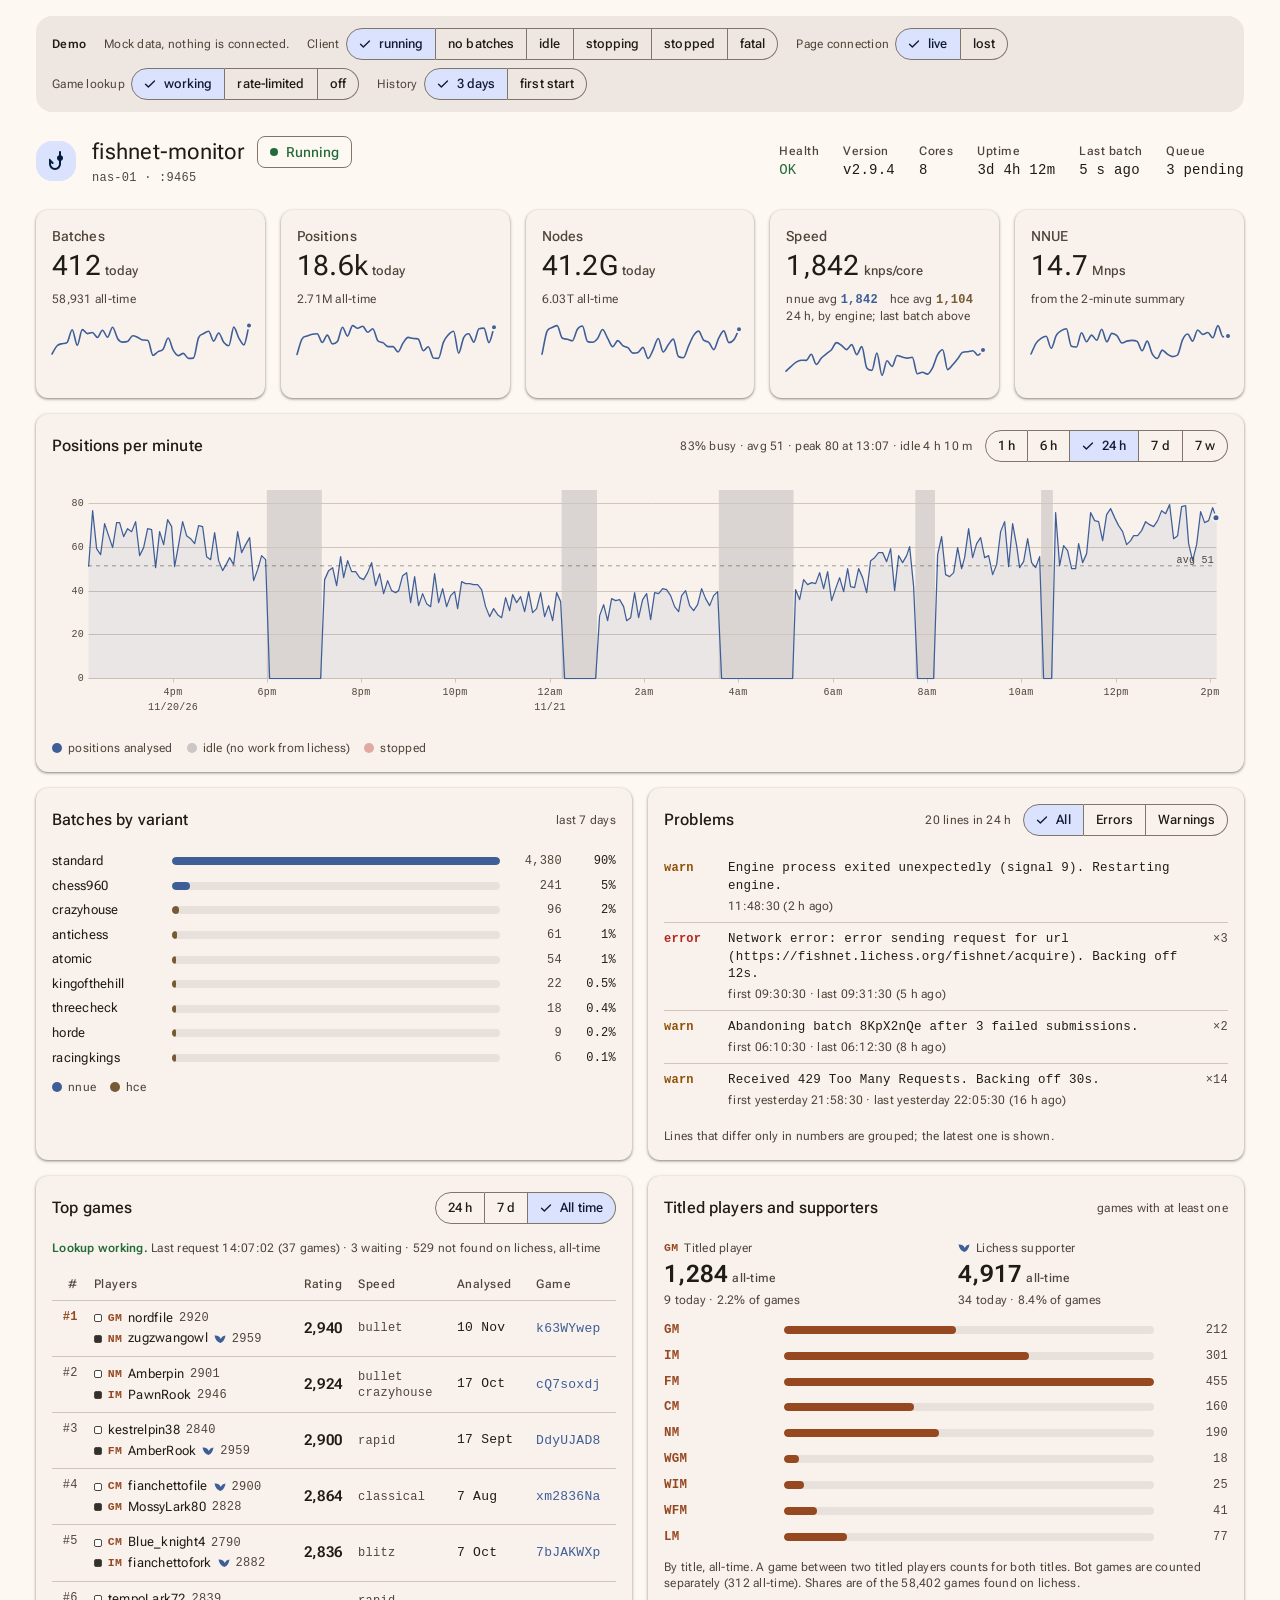
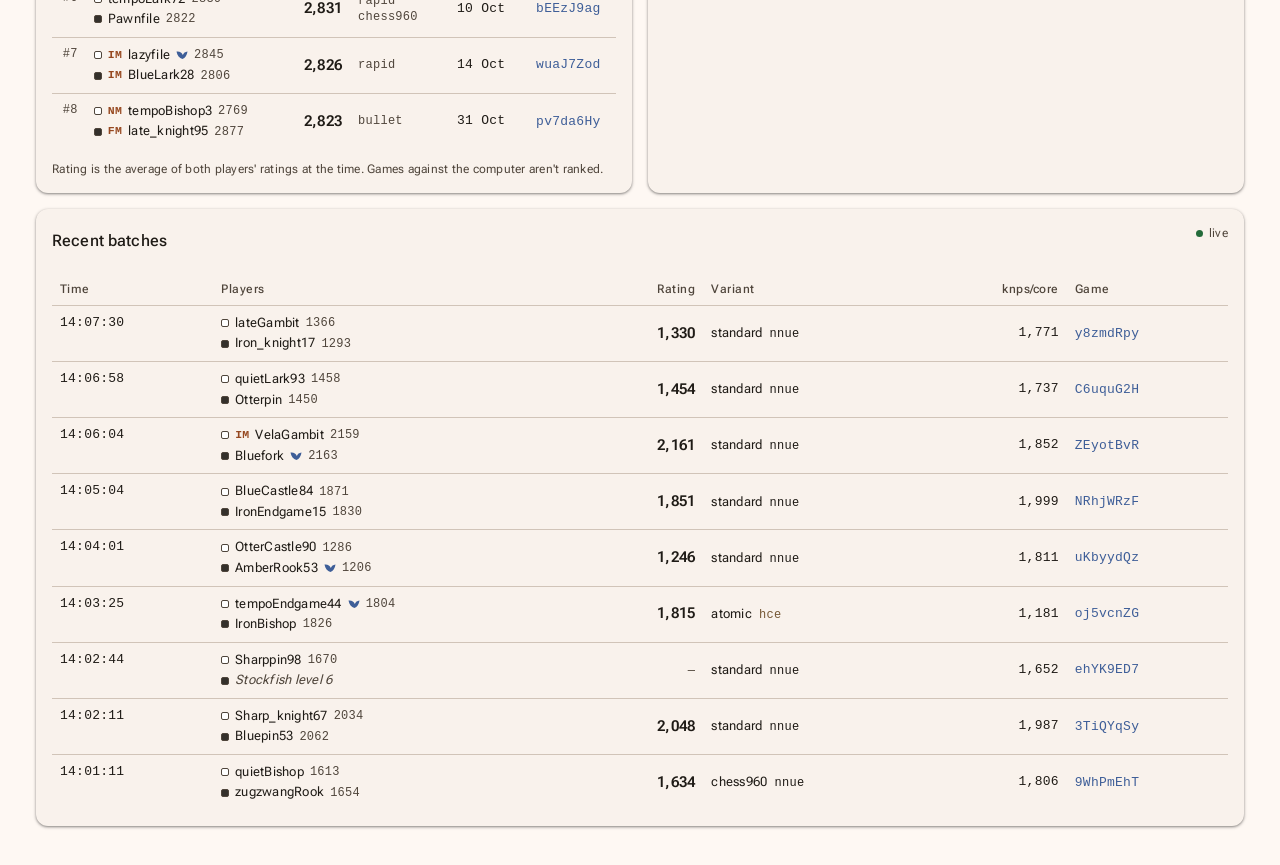
<file: demo/index.html>
<!doctype html>
<html lang="en">
<head>
  <meta charset="utf-8">
  <meta name="viewport" content="width=device-width, initial-scale=1, viewport-fit=cover">
  <title>fishnet-monitor demo</title>
  <!-- The real dashboard (frontend/) with mock data instead of the API.
       ES modules don't load from file://, so serve the repo root: `demo-ui`. -->
  <link rel="icon" href="../frontend/favicon.svg" type="image/svg+xml">
  <link rel="stylesheet" href="../frontend/styles.css">
  <link rel="preload" href="../frontend/vendor/roboto-flex-latin-wght.woff2" as="font" type="font/woff2" crossorigin>
  <script type="importmap">
    {
      "imports": {
        "preact": "../frontend/vendor/preact.mjs",
        "preact/hooks": "../frontend/vendor/preact-hooks.mjs",
        "htm": "../frontend/vendor/htm.mjs",
        "@preact/signals-core": "../frontend/vendor/signals-core.mjs",
        "@preact/signals": "../frontend/vendor/signals.mjs",
        "uplot": "../frontend/vendor/uplot.mjs",
        "clsx": "../frontend/vendor/clsx.mjs",
        "tailwind-merge": "../frontend/vendor/tailwind-merge.mjs",
        "class-variance-authority": "../frontend/vendor/cva.mjs"
      }
    }
  </script>
</head>
<body>
  <div id="app"></div>
  <script type="module">
    import { render } from "preact";
    import { html } from "../frontend/src/html.js";
    import { App } from "../frontend/src/app.js";
    import { DemoControls } from "./controls.js";
    import { start } from "./mock.js";

    start();
    render(html`<${App} top=${html`<${DemoControls} />`} />`, document.getElementById("app"));
  </script>
</body>
</html>
</file>
<file: frontend/styles.css>
/*! tailwindcss v4.3.3 | MIT License | https://tailwindcss.com */
@layer properties{@supports (((-webkit-hyphens:none)) and (not (margin-trim:inline))) or ((-moz-orient:inline) and (not (color:rgb(from red r g b)))){*,:before,:after,::backdrop{--tw-translate-x:0;--tw-translate-y:0;--tw-translate-z:0;--tw-rotate-x:initial;--tw-rotate-y:initial;--tw-rotate-z:initial;--tw-skew-x:initial;--tw-skew-y:initial;--tw-pan-x:initial;--tw-pan-y:initial;--tw-pinch-zoom:initial;--tw-divide-y-reverse:0;--tw-border-style:solid;--tw-leading:initial;--tw-font-weight:initial;--tw-tracking:initial;--tw-ordinal:initial;--tw-slashed-zero:initial;--tw-numeric-figure:initial;--tw-numeric-spacing:initial;--tw-numeric-fraction:initial;--tw-shadow:0 0 #0000;--tw-shadow-color:initial;--tw-shadow-alpha:100%;--tw-inset-shadow:0 0 #0000;--tw-inset-shadow-color:initial;--tw-inset-shadow-alpha:100%;--tw-ring-color:initial;--tw-ring-shadow:0 0 #0000;--tw-inset-ring-color:initial;--tw-inset-ring-shadow:0 0 #0000;--tw-ring-inset:initial;--tw-ring-offset-width:0px;--tw-ring-offset-color:#fff;--tw-ring-offset-shadow:0 0 #0000;--tw-outline-style:solid;--tw-blur:initial;--tw-brightness:initial;--tw-contrast:initial;--tw-grayscale:initial;--tw-hue-rotate:initial;--tw-invert:initial;--tw-opacity:initial;--tw-saturate:initial;--tw-sepia:initial;--tw-drop-shadow:initial;--tw-drop-shadow-color:initial;--tw-drop-shadow-alpha:100%;--tw-drop-shadow-size:initial;--tw-duration:initial;--tw-ease:initial;--tw-content:""}}}@layer theme{:root,:host{--font-sans:"Roboto Flex", Roboto, system-ui, -apple-system, "Segoe UI", sans-serif;--font-mono:"Roboto Mono", ui-monospace, "SFMono-Regular", "Cascadia Mono", Menlo, Consolas, monospace;--spacing:.25rem;--container-sm:24rem;--text-xs:.75rem;--text-xs--line-height:calc(1 / .75);--text-sm:.875rem;--text-sm--line-height:calc(1.25 / .875);--text-base:1rem;--text-base--line-height:calc(1.5 / 1);--text-lg:1.125rem;--text-lg--line-height:calc(1.75 / 1.125);--text-2xl:1.5rem;--text-2xl--line-height:calc(2 / 1.5);--font-weight-normal:400;--font-weight-medium:500;--font-weight-semibold:600;--tracking-tight:-.025em;--tracking-normal:0em;--leading-relaxed:1.625;--radius-sm:8px;--radius-md:12px;--radius-lg:16px;--animate-pulse:pulse 2s cubic-bezier(.4, 0, .6, 1) infinite;--default-transition-duration:.15s;--default-transition-timing-function:cubic-bezier(.4, 0, .2, 1);--default-font-family:var(--font-sans);--default-mono-font-family:var(--font-mono);--ease-standard:cubic-bezier(.2, 0, 0, 1);--animate-flash:flash 1.6s cubic-bezier(.2, 0, 0, 1)}}@layer base{*,:after,:before,::backdrop{box-sizing:border-box;border:0 solid;margin:0;padding:0}::file-selector-button{box-sizing:border-box;border:0 solid;margin:0;padding:0}html,:host{-webkit-text-size-adjust:100%;tab-size:4;line-height:1.5;font-family:var(--default-font-family,-apple-system, BlinkMacSystemFont, "Segoe UI", Roboto, "Helvetica Neue", "Noto Sans", Arial, sans-serif, "Apple Color Emoji", "Segoe UI Emoji", "Segoe UI Symbol", "Noto Color Emoji");font-feature-settings:var(--default-font-feature-settings,normal);font-variation-settings:var(--default-font-variation-settings,normal);-webkit-tap-highlight-color:transparent}hr{height:0;color:inherit;border-top-width:1px}abbr:where([title]){-webkit-text-decoration:underline dotted;text-decoration:underline dotted}h1,h2,h3,h4,h5,h6{font-size:inherit;font-weight:inherit}a{color:inherit;-webkit-text-decoration:inherit;-webkit-text-decoration:inherit;-webkit-text-decoration:inherit;text-decoration:inherit}b,strong{font-weight:bolder}code,kbd,samp,pre{font-family:var(--default-mono-font-family,ui-monospace, SFMono-Regular, Menlo, Monaco, Consolas, "Liberation Mono", "Courier New", monospace);font-feature-settings:var(--default-mono-font-feature-settings,normal);font-variation-settings:var(--default-mono-font-variation-settings,normal);font-size:1em}small{font-size:80%}sub,sup{vertical-align:baseline;font-size:75%;line-height:0;position:relative}sub{bottom:-.25em}sup{top:-.5em}table{text-indent:0;border-color:inherit;border-collapse:collapse}:-moz-focusring:where(:not(iframe)){outline:auto}progress{vertical-align:baseline}summary{display:list-item}ol,ul,menu{list-style:none}img,svg,video,canvas,audio,iframe,embed,object{vertical-align:middle;display:block}img,video{max-width:100%;height:auto}button,input,select,optgroup,textarea{font:inherit;font-feature-settings:inherit;font-variation-settings:inherit;letter-spacing:inherit;color:inherit;opacity:1;background-color:#0000;border-radius:0}::file-selector-button{font:inherit;font-feature-settings:inherit;font-variation-settings:inherit;letter-spacing:inherit;color:inherit;opacity:1;background-color:#0000;border-radius:0}:where(select:is([multiple],[size])) optgroup{font-weight:bolder}:where(select:is([multiple],[size])) optgroup option{padding-inline-start:20px}::file-selector-button{margin-inline-end:4px}::placeholder{opacity:1}@supports (not ((-webkit-appearance:-apple-pay-button))) or (contain-intrinsic-size:1px){::placeholder{color:currentColor}@supports (color:color-mix(in lab, red, red)){::placeholder{color:color-mix(in oklab, currentcolor 50%, transparent)}}}textarea{resize:vertical}::-webkit-search-decoration{-webkit-appearance:none}::-webkit-date-and-time-value{min-height:1lh;text-align:inherit}::-webkit-datetime-edit{display:inline-flex}::-webkit-datetime-edit-fields-wrapper{padding:0}::-webkit-datetime-edit{padding-block:0}::-webkit-datetime-edit-year-field{padding-block:0}::-webkit-datetime-edit-month-field{padding-block:0}::-webkit-datetime-edit-day-field{padding-block:0}::-webkit-datetime-edit-hour-field{padding-block:0}::-webkit-datetime-edit-minute-field{padding-block:0}::-webkit-datetime-edit-second-field{padding-block:0}::-webkit-datetime-edit-millisecond-field{padding-block:0}::-webkit-datetime-edit-meridiem-field{padding-block:0}::-webkit-calendar-picker-indicator{line-height:1}:-moz-ui-invalid{box-shadow:none}button,input:where([type=button],[type=reset],[type=submit]){appearance:button}::file-selector-button{appearance:button}::-webkit-inner-spin-button{height:auto}::-webkit-outer-spin-button{height:auto}[hidden]:where(:not([hidden=until-found])){display:none!important}.uplot,.uplot *,.uplot :before,.uplot :after{box-sizing:border-box}.uplot{width:min-content;font-family:system-ui,-apple-system,Segoe UI,Roboto,Helvetica Neue,Arial,Noto Sans,sans-serif,Apple Color Emoji,Segoe UI Emoji,Segoe UI Symbol,Noto Color Emoji;line-height:1.5}.u-title{text-align:center;font-size:18px;font-weight:700}.u-wrap{-webkit-user-select:none;user-select:none;position:relative}.u-over,.u-under{position:absolute}.u-under{overflow:hidden}.uplot canvas{width:100%;height:100%;display:block;position:relative}.u-axis{position:absolute}.u-legend{text-align:center;margin:auto;font-size:14px}.u-inline{display:block}.u-inline *{display:inline-block}.u-inline tr{margin-right:16px}.u-legend th{font-weight:600}.u-legend th>*{vertical-align:middle;display:inline-block}.u-legend .u-marker{width:1em;height:1em;margin-right:4px;background-clip:padding-box!important}.u-inline.u-live th:after{content:":";vertical-align:middle}.u-inline:not(.u-live) .u-value{display:none}.u-series>*{padding:4px}.u-series th{cursor:pointer}.u-legend .u-off>*{opacity:.3}.u-select{pointer-events:none;background:#00000012;position:absolute}.u-cursor-x,.u-cursor-y{pointer-events:none;will-change:transform;position:absolute;top:0;left:0}.u-hz .u-cursor-x,.u-vt .u-cursor-y{border-right:1px dashed #607d8b;height:100%}.u-hz .u-cursor-y,.u-vt .u-cursor-x{border-bottom:1px dashed #607d8b;width:100%}.u-cursor-pt{pointer-events:none;will-change:transform;border:0 solid;border-radius:50%;position:absolute;top:0;left:0;background-clip:padding-box!important}.u-axis.u-off,.u-select.u-off,.u-cursor-x.u-off,.u-cursor-y.u-off,.u-cursor-pt.u-off{display:none}*{border-color:var(--border);outline-color:var(--ring)}@supports (color:color-mix(in lab, red, red)){*{outline-color:color-mix(in oklab, var(--ring) 50%, transparent)}}body{background-color:var(--background);font-family:var(--font-sans);font-size:var(--text-sm);line-height:var(--tw-leading,var(--text-sm--line-height));--tw-tracking:.01786em;letter-spacing:.01786em;color:var(--foreground)}}@layer components;@layer utilities{.\@container\/card-header{container:card-header/inline-size}.pointer-events-none{pointer-events:none}.visible{visibility:visible}.absolute{position:absolute}.relative{position:relative}.top-0{top:0}.top-1{top:var(--spacing)}.isolate{isolation:isolate}.z-10{z-index:10}.col-start-2{grid-column-start:2}.col-end-\[-1\]{grid-column-end:-1}.row-span-2{grid-row:span 2/span 2}.row-start-1{grid-row-start:1}.container{width:100%}@media (min-width:40rem){.container{max-width:40rem}}@media (min-width:48rem){.container{max-width:48rem}}@media (min-width:64rem){.container{max-width:64rem}}@media (min-width:80rem){.container{max-width:80rem}}@media (min-width:96rem){.container{max-width:96rem}}.-mx-1{margin-inline:calc(var(--spacing) * -1)}.mx-auto{margin-inline:auto}.mt-2{margin-top:calc(var(--spacing) * 2)}.mr-auto{margin-right:auto}.-ml-0\.5{margin-left:calc(var(--spacing) * -.5)}.ml-1{margin-left:var(--spacing)}.line-clamp-1{-webkit-line-clamp:1;-webkit-box-orient:vertical;display:-webkit-box;overflow:hidden}.block{display:block}.flex{display:flex}.grid{display:grid}.hidden{display:none}.inline-flex{display:inline-flex}.table{display:table}.table-cell{display:table-cell}.table-row{display:table-row}.size-2{width:calc(var(--spacing) * 2);height:calc(var(--spacing) * 2)}.size-2\.5{width:calc(var(--spacing) * 2.5);height:calc(var(--spacing) * 2.5)}.size-4{width:calc(var(--spacing) * 4);height:calc(var(--spacing) * 4)}.size-6{width:calc(var(--spacing) * 6);height:calc(var(--spacing) * 6)}.size-10{width:calc(var(--spacing) * 10);height:calc(var(--spacing) * 10)}.size-\[7px\]{width:7px;height:7px}.h-1{height:var(--spacing)}.h-2{height:calc(var(--spacing) * 2)}.h-2\.5{height:calc(var(--spacing) * 2.5)}.h-6{height:calc(var(--spacing) * 6)}.h-8{height:calc(var(--spacing) * 8)}.h-10{height:calc(var(--spacing) * 10)}.h-12{height:calc(var(--spacing) * 12)}.h-14{height:calc(var(--spacing) * 14)}.h-auto{height:auto}.h-full{height:100%}.min-h-5{min-height:calc(var(--spacing) * 5)}.min-h-8{min-height:calc(var(--spacing) * 8)}.min-h-\[210px\]{min-height:210px}.w-3{width:calc(var(--spacing) * 3)}.w-fit{width:fit-content}.w-full{width:100%}.max-w-\[440px\]{max-width:440px}.max-w-\[1240px\]{max-width:1240px}.max-w-prose{max-width:65ch}.max-w-sm{max-width:var(--container-sm)}.min-w-0{min-width:0}.min-w-1{min-width:var(--spacing)}.min-w-10{min-width:calc(var(--spacing) * 10)}.min-w-12{min-width:calc(var(--spacing) * 12)}.min-w-14{min-width:calc(var(--spacing) * 14)}.flex-1{flex:1}.flex-none{flex:none}.shrink-0{flex-shrink:0}.caption-bottom{caption-side:bottom}.-translate-x-1\/2{--tw-translate-x:calc(calc(1 / 2 * 100%) * -1);translate:var(--tw-translate-x) var(--tw-translate-y)}.-translate-y-\[calc\(100\%\+6px\)\]{--tw-translate-y:calc(calc(100% + 6px) * -1);translate:var(--tw-translate-x) var(--tw-translate-y)}.transform{transform:var(--tw-rotate-x,) var(--tw-rotate-y,) var(--tw-rotate-z,) var(--tw-skew-x,) var(--tw-skew-y,)}.cursor-crosshair{cursor:crosshair}.touch-pan-y{--tw-pan-y:pan-y;touch-action:var(--tw-pan-x,) var(--tw-pan-y,) var(--tw-pinch-zoom,)}.auto-rows-min{grid-auto-rows:min-content}.grid-cols-1{grid-template-columns:repeat(1,minmax(0,1fr))}.grid-cols-2{grid-template-columns:repeat(2,minmax(0,1fr))}.grid-cols-\[0_1fr\]{grid-template-columns:0 1fr}.grid-cols-\[3\.25rem_minmax\(0\,1fr\)_auto\]{grid-template-columns:3.25rem minmax(0,1fr) auto}.grid-cols-\[110px_minmax\(0\,1fr\)_52px_44px\]{grid-template-columns:110px minmax(0,1fr) 52px 44px}.grid-cols-\[110px_minmax\(0\,1fr\)_64px\]{grid-template-columns:110px minmax(0,1fr) 64px}.grid-cols-\[minmax\(0\,1fr\)\]{grid-template-columns:minmax(0,1fr)}.grid-rows-\[auto_auto\]{grid-template-rows:auto auto}.flex-col{flex-direction:column}.flex-wrap{flex-wrap:wrap}.place-items-center{place-items:center}.content-start{align-content:flex-start}.items-baseline{align-items:baseline}.items-center{align-items:center}.items-start{align-items:flex-start}.justify-between{justify-content:space-between}.justify-center{justify-content:center}.justify-items-start{justify-items:start}.gap-0\.5{gap:calc(var(--spacing) * .5)}.gap-1{gap:var(--spacing)}.gap-1\.5{gap:calc(var(--spacing) * 1.5)}.gap-2{gap:calc(var(--spacing) * 2)}.gap-2\.5{gap:calc(var(--spacing) * 2.5)}.gap-3{gap:calc(var(--spacing) * 3)}.gap-4{gap:calc(var(--spacing) * 4)}.gap-6{gap:calc(var(--spacing) * 6)}.gap-px{gap:1px}.gap-x-3{column-gap:calc(var(--spacing) * 3)}.gap-x-3\.5{column-gap:calc(var(--spacing) * 3.5)}.gap-x-4\.5{column-gap:calc(var(--spacing) * 4.5)}.gap-x-6{column-gap:calc(var(--spacing) * 6)}.gap-x-8{column-gap:calc(var(--spacing) * 8)}.gap-y-0\.5{row-gap:calc(var(--spacing) * .5)}.gap-y-1{row-gap:var(--spacing)}.gap-y-1\.5{row-gap:calc(var(--spacing) * 1.5)}.gap-y-2{row-gap:calc(var(--spacing) * 2)}.gap-y-3{row-gap:calc(var(--spacing) * 3)}.gap-y-4{row-gap:calc(var(--spacing) * 4)}:where(.divide-y>:not(:last-child)){--tw-divide-y-reverse:0;border-bottom-style:var(--tw-border-style);border-top-style:var(--tw-border-style);border-top-width:calc(1px * var(--tw-divide-y-reverse));border-bottom-width:calc(1px * calc(1 - var(--tw-divide-y-reverse)))}.self-start{align-self:flex-start}.justify-self-end{justify-self:flex-end}.overflow-hidden{overflow:hidden}.overflow-visible{overflow:visible}.overflow-x-auto{overflow-x:auto}.rounded{border-radius:.25rem}.rounded-\[2px\]{border-radius:2px}.rounded-full{border-radius:3.40282e38px}.rounded-lg{border-radius:var(--radius-lg)}.rounded-md{border-radius:var(--radius-md)}.rounded-none{border-radius:0}.rounded-sm{border-radius:var(--radius-sm)}.border{border-style:var(--tw-border-style);border-width:1px}.border-b{border-bottom-style:var(--tw-border-style);border-bottom-width:1px}.border-dashed{--tw-border-style:dashed;border-style:dashed}.border-input{border-color:var(--input)}.border-muted-foreground{border-color:var(--muted-foreground)}.border-transparent{border-color:#0000}.bg-\(--tone\),.bg-\(--tone\)\/20{background-color:var(--tone)}@supports (color:color-mix(in lab, red, red)){.bg-\(--tone\)\/20{background-color:color-mix(in oklab, var(--tone) 20%, transparent)}}.bg-\[color-mix\(in_srgb\,var\(--tone\)_14\%\,var\(--background\)\)\]{background-color:var(--tone)}@supports (color:color-mix(in lab, red, red)){.bg-\[color-mix\(in_srgb\,var\(--tone\)_14\%\,var\(--background\)\)\]{background-color:color-mix(in srgb,var(--tone) 14%,var(--background))}}.bg-background{background-color:var(--background)}.bg-card{background-color:var(--card)}.bg-crit\/35{background-color:var(--crit)}@supports (color:color-mix(in lab, red, red)){.bg-crit\/35{background-color:color-mix(in oklab, var(--crit) 35%, transparent)}}.bg-destructive{background-color:var(--destructive)}.bg-hce{background-color:var(--hce)}.bg-idle\/30{background-color:var(--idle)}@supports (color:color-mix(in lab, red, red)){.bg-idle\/30{background-color:color-mix(in oklab, var(--idle) 30%, transparent)}}.bg-muted{background-color:var(--muted)}.bg-popover{background-color:var(--popover)}.bg-primary{background-color:var(--primary)}.bg-primary-container{background-color:var(--primary-container)}.bg-secondary{background-color:var(--secondary)}.bg-side-b{background-color:var(--side-b)}.bg-side-w{background-color:var(--side-w)}.bg-surface-container-high{background-color:var(--surface-container-high)}.bg-title{background-color:var(--title)}.bg-transparent{background-color:#0000}.stroke-card{stroke:var(--card)}.stroke-muted-foreground{stroke:var(--muted-foreground)}.p-0{padding:0}.p-2{padding:calc(var(--spacing) * 2)}.p-6{padding:calc(var(--spacing) * 6)}.px-2{padding-inline:calc(var(--spacing) * 2)}.px-3{padding-inline:calc(var(--spacing) * 3)}.px-4{padding-inline:calc(var(--spacing) * 4)}.px-6{padding-inline:calc(var(--spacing) * 6)}.px-7{padding-inline:calc(var(--spacing) * 7)}.py-1{padding-block:var(--spacing)}.py-2{padding-block:calc(var(--spacing) * 2)}.py-3{padding-block:calc(var(--spacing) * 3)}.py-4{padding-block:calc(var(--spacing) * 4)}.pt-4{padding-top:calc(var(--spacing) * 4)}.pr-\[max\(16px\,env\(safe-area-inset-right\,0px\)\)\]{padding-right:max(16px, env(safe-area-inset-right,0px))}.pb-10{padding-bottom:calc(var(--spacing) * 10)}.pl-\[max\(16px\,env\(safe-area-inset-left\,0px\)\)\]{padding-left:max(16px, env(safe-area-inset-left,0px))}.text-center{text-align:center}.text-left{text-align:left}.text-right{text-align:right}.align-middle{vertical-align:middle}.align-top{vertical-align:top}.font-mono{font-family:var(--font-mono)}.font-sans{font-family:var(--font-sans)}.text-2xl{font-size:var(--text-2xl);line-height:var(--tw-leading,var(--text-2xl--line-height))}.text-base{font-size:var(--text-base);line-height:var(--tw-leading,var(--text-base--line-height))}.text-lg{font-size:var(--text-lg);line-height:var(--tw-leading,var(--text-lg--line-height))}.text-sm{font-size:var(--text-sm);line-height:var(--tw-leading,var(--text-sm--line-height))}.text-sm\/relaxed{font-size:var(--text-sm);line-height:var(--leading-relaxed)}.text-xs{font-size:var(--text-xs);line-height:var(--tw-leading,var(--text-xs--line-height))}.text-\[11\.5px\]{font-size:11.5px}.text-\[11px\]{font-size:11px}.text-\[12\.5px\]{font-size:12.5px}.text-\[13px\]{font-size:13px}.text-\[15px\]{font-size:15px}.text-\[22px\]{font-size:22px}.text-\[28px\]{font-size:28px}.leading-6{--tw-leading:calc(var(--spacing) * 6);line-height:calc(var(--spacing) * 6)}.leading-7{--tw-leading:calc(var(--spacing) * 7);line-height:calc(var(--spacing) * 7)}.leading-9{--tw-leading:calc(var(--spacing) * 9);line-height:calc(var(--spacing) * 9)}.font-medium{--tw-font-weight:var(--font-weight-medium);font-weight:var(--font-weight-medium)}.font-normal{--tw-font-weight:var(--font-weight-normal);font-weight:var(--font-weight-normal)}.font-semibold{--tw-font-weight:var(--font-weight-semibold);font-weight:var(--font-weight-semibold)}.tracking-\[0\.04em\]{--tw-tracking:.04em;letter-spacing:.04em}.tracking-\[0\.009em\]{--tw-tracking:.009em;letter-spacing:.009em}.tracking-\[0\.00714em\]{--tw-tracking:.00714em;letter-spacing:.00714em}.tracking-normal{--tw-tracking:var(--tracking-normal);letter-spacing:var(--tracking-normal)}.tracking-tight{--tw-tracking:var(--tracking-tight);letter-spacing:var(--tracking-tight)}.text-balance{text-wrap:balance}.wrap-anywhere{overflow-wrap:anywhere}.whitespace-nowrap{white-space:nowrap}.text-\(--sev\){color:var(--sev)}.text-\(--tone\){color:var(--tone)}.text-card-foreground{color:var(--card-foreground)}.text-crit{color:var(--crit)}.text-destructive{color:var(--destructive)}.text-destructive-foreground{color:var(--destructive-foreground)}.text-foreground{color:var(--foreground)}.text-hce{color:var(--hce)}.text-muted-foreground{color:var(--muted-foreground)}.text-ok{color:var(--ok)}.text-popover-foreground{color:var(--popover-foreground)}.text-primary{color:var(--primary)}.text-primary-container-foreground{color:var(--primary-container-foreground)}.text-primary-foreground{color:var(--primary-foreground)}.text-secondary-foreground{color:var(--secondary-foreground)}.text-title{color:var(--title)}.text-warn{color:var(--warn)}.italic{font-style:italic}.tabular-nums{--tw-numeric-spacing:tabular-nums;font-variant-numeric:var(--tw-ordinal,) var(--tw-slashed-zero,) var(--tw-numeric-figure,) var(--tw-numeric-spacing,) var(--tw-numeric-fraction,)}.underline-offset-4{text-underline-offset:4px}.shadow-elevation-1{--tw-shadow:0 1px 2px 0 var(--tw-shadow-color,#0000004d), 0 1px 3px 1px var(--tw-shadow-color,#00000026);box-shadow:var(--tw-inset-shadow), var(--tw-inset-ring-shadow), var(--tw-ring-offset-shadow), var(--tw-ring-shadow), var(--tw-shadow)}.shadow-elevation-2{--tw-shadow:0 1px 2px 0 var(--tw-shadow-color,#0000004d), 0 2px 6px 2px var(--tw-shadow-color,#00000026);box-shadow:var(--tw-inset-shadow), var(--tw-inset-ring-shadow), var(--tw-ring-offset-shadow), var(--tw-ring-shadow), var(--tw-shadow)}.outline{outline-style:var(--tw-outline-style);outline-width:1px}.outline-offset-2{outline-offset:2px}.filter{filter:var(--tw-blur,) var(--tw-brightness,) var(--tw-contrast,) var(--tw-grayscale,) var(--tw-hue-rotate,) var(--tw-invert,) var(--tw-saturate,) var(--tw-sepia,) var(--tw-drop-shadow,)}.transition-colors{transition-property:color,background-color,border-color,outline-color,text-decoration-color,fill,stroke,--tw-gradient-from,--tw-gradient-via,--tw-gradient-to;transition-timing-function:var(--tw-ease,var(--default-transition-timing-function));transition-duration:var(--tw-duration,var(--default-transition-duration))}.transition-shadow{transition-property:box-shadow;transition-timing-function:var(--tw-ease,var(--default-transition-timing-function));transition-duration:var(--tw-duration,var(--default-transition-duration))}.transition-transform{transition-property:transform,translate,scale,rotate;transition-timing-function:var(--tw-ease,var(--default-transition-timing-function));transition-duration:var(--tw-duration,var(--default-transition-duration))}.duration-200{--tw-duration:.2s;transition-duration:.2s}.duration-400{--tw-duration:.4s;transition-duration:.4s}.ease-standard{--tw-ease:var(--ease-standard);transition-timing-function:var(--ease-standard)}.outline-none{--tw-outline-style:none;outline-style:none}.select-none{-webkit-user-select:none;user-select:none}.\[stroke-dasharray\:2_2\]{stroke-dasharray:2 2}:is(.\*\:opacity-55>*){opacity:.55}:is(.\*\:saturate-30>*){--tw-saturate:saturate(30%);filter:var(--tw-blur,) var(--tw-brightness,) var(--tw-contrast,) var(--tw-grayscale,) var(--tw-hue-rotate,) var(--tw-invert,) var(--tw-saturate,) var(--tw-sepia,) var(--tw-drop-shadow,)}.before\:absolute:before{content:var(--tw-content);position:absolute}.before\:inset-0:before{content:var(--tw-content);inset:0}.before\:-z-10:before{content:var(--tw-content);z-index:calc(10 * -1)}.before\:hidden:before{content:var(--tw-content);display:none}.before\:rounded-\[inherit\]:before{content:var(--tw-content);border-radius:inherit}.before\:bg-current:before{content:var(--tw-content);background-color:currentColor}.before\:opacity-0:before{content:var(--tw-content);opacity:0}.before\:transition-opacity:before{content:var(--tw-content);transition-property:opacity;transition-timing-function:var(--tw-ease,var(--default-transition-timing-function));transition-duration:var(--tw-duration,var(--default-transition-duration))}.before\:duration-200:before{content:var(--tw-content);--tw-duration:.2s;transition-duration:.2s}.before\:ease-standard:before{content:var(--tw-content);--tw-ease:var(--ease-standard);transition-timing-function:var(--ease-standard)}.first\:rounded-l-full:first-child{border-top-left-radius:3.40282e38px;border-bottom-left-radius:3.40282e38px}.last\:rounded-r-full:last-child{border-top-right-radius:3.40282e38px;border-bottom-right-radius:3.40282e38px}@media (hover:hover){.hover\:bg-foreground\/8:hover{background-color:var(--foreground)}@supports (color:color-mix(in lab, red, red)){.hover\:bg-foreground\/8:hover{background-color:color-mix(in oklab, var(--foreground) 8%, transparent)}}.hover\:bg-transparent:hover{background-color:#0000}.hover\:underline:hover{text-decoration-line:underline}.hover\:shadow-elevation-1:hover{--tw-shadow:0 1px 2px 0 var(--tw-shadow-color,#0000004d), 0 1px 3px 1px var(--tw-shadow-color,#00000026);box-shadow:var(--tw-inset-shadow), var(--tw-inset-ring-shadow), var(--tw-ring-offset-shadow), var(--tw-ring-shadow), var(--tw-shadow)}.hover\:shadow-elevation-2:hover{--tw-shadow:0 1px 2px 0 var(--tw-shadow-color,#0000004d), 0 2px 6px 2px var(--tw-shadow-color,#00000026);box-shadow:var(--tw-inset-shadow), var(--tw-inset-ring-shadow), var(--tw-ring-offset-shadow), var(--tw-ring-shadow), var(--tw-shadow)}.hover\:before\:opacity-8:hover:before{content:var(--tw-content);opacity:.08}}.focus\:z-10:focus,.focus-visible\:z-10:focus-visible{z-index:10}.focus-visible\:outline-2:focus-visible{outline-style:var(--tw-outline-style);outline-width:2px}.focus-visible\:outline-3:focus-visible{outline-style:var(--tw-outline-style);outline-width:3px}.focus-visible\:-outline-offset-3:focus-visible{outline-offset:calc(3px * -1)}.focus-visible\:outline-offset-2:focus-visible{outline-offset:2px}.focus-visible\:outline-ring:focus-visible{outline-color:var(--ring)}.focus-visible\:before\:opacity-10:focus-visible:before,.active\:before\:opacity-10:active:before{content:var(--tw-content);opacity:.1}.disabled\:pointer-events-none:disabled{pointer-events:none}.disabled\:opacity-38:disabled{opacity:.38}.has-data-\[slot\=card-action\]\:grid-cols-\[1fr_auto\]:has([data-slot=card-action]){grid-template-columns:1fr auto}.has-\[\>svg\]\:grid-cols-\[calc\(var\(--spacing\)\*5\)_1fr\]:has(>svg){grid-template-columns:calc(var(--spacing) * 5) 1fr}.has-\[\>svg\]\:gap-x-3:has(>svg){column-gap:calc(var(--spacing) * 3)}.has-\[\>svg\]\:pl-3:has(>svg){padding-left:calc(var(--spacing) * 3)}.has-\[\>svg\]\:pl-4:has(>svg){padding-left:calc(var(--spacing) * 4)}.has-\[\>svg\]\:pl-5:has(>svg){padding-left:calc(var(--spacing) * 5)}:is(.\*\:data-\[slot\=alert-description\]\:text-destructive\/90>*)[data-slot=alert-description]{color:var(--destructive)}@supports (color:color-mix(in lab, red, red)){:is(.\*\:data-\[slot\=alert-description\]\:text-destructive\/90>*)[data-slot=alert-description]{color:color-mix(in oklab, var(--destructive) 90%, transparent)}}.data-\[state\=on\]\:bg-secondary[data-state=on]{background-color:var(--secondary)}.data-\[state\=on\]\:text-secondary-foreground[data-state=on]{color:var(--secondary-foreground)}.data-\[state\=selected\]\:bg-secondary[data-state=selected]{background-color:var(--secondary)}.data-\[variant\=outline\]\:border-l-0[data-variant=outline]{border-left-style:var(--tw-border-style);border-left-width:0}.data-\[variant\=outline\]\:first\:border-l[data-variant=outline]:first-child{border-left-style:var(--tw-border-style);border-left-width:1px}@media (prefers-reduced-motion:no-preference){.motion-safe\:animate-flash{animation:var(--animate-flash)}.motion-safe\:animate-pulse{animation:var(--animate-pulse)}}@media not all and (min-width:440px){.max-\[440px\]\:grid-cols-1{grid-template-columns:repeat(1,minmax(0,1fr))}.max-\[440px\]\:grid-cols-\[96px_minmax\(0\,1fr\)_44px_40px\]{grid-template-columns:96px minmax(0,1fr) 44px 40px}.max-\[440px\]\:gap-2{gap:calc(var(--spacing) * 2)}}@media not all and (min-width:40rem){.max-sm\:order-1{order:1}.max-sm\:order-2{order:2}.max-sm\:order-3{order:3}.max-sm\:order-4{order:4}.max-sm\:order-5{order:5}.max-sm\:order-6{order:6}.max-sm\:col-span-full{grid-column:1/-1}.max-sm\:block{display:block}.max-sm\:text-left{text-align:left}.max-sm\:text-right{text-align:right}.max-sm\:text-2xl{font-size:var(--text-2xl);line-height:var(--tw-leading,var(--text-2xl--line-height))}.max-sm\:leading-8{--tw-leading:calc(var(--spacing) * 8);line-height:calc(var(--spacing) * 8)}.max-sm\:last\:odd\:col-span-2:last-child:nth-child(odd){grid-column:span 2/span 2}}@media (min-width:860px){.min-\[860px\]\:grid-cols-2{grid-template-columns:repeat(2,minmax(0,1fr))}}@media (min-width:40rem){.sm\:grid-cols-\[repeat\(auto-fit\,minmax\(180px\,1fr\)\)\]{grid-template-columns:repeat(auto-fit,minmax(180px,1fr))}.sm\:gap-4{gap:calc(var(--spacing) * 4)}}@media (min-width:48rem){.md\:p-0{padding:0}.md\:p-12{padding:calc(var(--spacing) * 12)}.md\:py-4{padding-block:calc(var(--spacing) * 4)}}.\[\&_\.u-cursor-x\]\:border-r .u-cursor-x{border-right-style:var(--tw-border-style);border-right-width:1px}.\[\&_\.u-cursor-x\]\:border-solid .u-cursor-x{--tw-border-style:solid;border-style:solid}.\[\&_\.u-cursor-x\]\:border-muted-foreground .u-cursor-x{border-color:var(--muted-foreground)}.\[\&_\.u-select\]\:border-x .u-select{border-inline-style:var(--tw-border-style);border-inline-width:1px}.\[\&_\.u-select\]\:border-dashed .u-select{--tw-border-style:dashed;border-style:dashed}.\[\&_\.u-select\]\:border-primary\/50 .u-select{border-color:var(--primary)}@supports (color:color-mix(in lab, red, red)){.\[\&_\.u-select\]\:border-primary\/50 .u-select{border-color:color-mix(in oklab, var(--primary) 50%, transparent)}}.\[\&_\.u-select\]\:bg-primary\/15 .u-select{background-color:var(--primary)}@supports (color:color-mix(in lab, red, red)){.\[\&_\.u-select\]\:bg-primary\/15 .u-select{background-color:color-mix(in oklab, var(--primary) 15%, transparent)}}.\[\&_b\]\:font-mono b{font-family:var(--font-mono)}.\[\&_b\]\:font-semibold b{--tw-font-weight:var(--font-weight-semibold);font-weight:var(--font-weight-semibold)}.\[\&_b\]\:text-\(--tone\) b{color:var(--tone)}.\[\&_code\]\:font-mono code{font-family:var(--font-mono)}.\[\&_code\]\:text-\[12\.5px\] code{font-size:12.5px}.\[\&_p\]\:leading-relaxed p{--tw-leading:var(--leading-relaxed);line-height:var(--leading-relaxed)}.\[\&_svg\]\:pointer-events-none svg{pointer-events:none}.\[\&_svg\]\:shrink-0 svg{flex-shrink:0}.\[\&_svg\:not\(\[class\*\=\'size-\'\]\)\]\:size-\[18px\] svg:not([class*=size-]){width:18px;height:18px}@media not all and (min-width:40rem){.max-sm\:\[\&_tbody\]\:block tbody,.max-sm\:\[\&_td\]\:block td{display:block}.max-sm\:\[\&_td\]\:min-w-0 td{min-width:0}.max-sm\:\[\&_td\]\:p-0 td{padding:0}.max-sm\:\[\&_td\]\:whitespace-normal td{white-space:normal}.max-sm\:\[\&_td\[data-label\]\]\:before\:block td[data-label]:before{content:var(--tw-content);display:block}.max-sm\:\[\&_td\[data-label\]\]\:before\:font-sans td[data-label]:before{content:var(--tw-content);font-family:var(--font-sans)}.max-sm\:\[\&_td\[data-label\]\]\:before\:text-\[11px\] td[data-label]:before{content:var(--tw-content);font-size:11px}.max-sm\:\[\&_td\[data-label\]\]\:before\:font-normal td[data-label]:before{content:var(--tw-content);--tw-font-weight:var(--font-weight-normal);font-weight:var(--font-weight-normal)}.max-sm\:\[\&_td\[data-label\]\]\:before\:text-muted-foreground td[data-label]:before{content:var(--tw-content);color:var(--muted-foreground)}.max-sm\:\[\&_td\[data-label\]\]\:before\:content-\[attr\(data-label\)\] td[data-label]:before{--tw-content:attr(data-label);content:var(--tw-content)}.max-sm\:\[\&_thead\]\:hidden thead{display:none}}.\[\&_tr\]\:border-b tr{border-bottom-style:var(--tw-border-style);border-bottom-width:1px}@media not all and (min-width:40rem){.max-sm\:\[\&_tr\]\:grid tr{display:grid}.max-sm\:\[\&_tr\]\:grid-cols-\[minmax\(0\,1fr\)_auto\] tr{grid-template-columns:minmax(0,1fr) auto}.max-sm\:\[\&_tr\]\:gap-x-3 tr{column-gap:calc(var(--spacing) * 3)}.max-sm\:\[\&_tr\]\:gap-y-1\.5 tr{row-gap:calc(var(--spacing) * 1.5)}.max-sm\:\[\&_tr\]\:px-0\.5 tr{padding-inline:calc(var(--spacing) * .5)}.max-sm\:\[\&_tr\]\:py-2\.5 tr{padding-block:calc(var(--spacing) * 2.5)}}.\[\&_tr\:last-child\]\:border-0 tr:last-child{border-style:var(--tw-border-style);border-width:0}.\[\&\:has\(\[role\=checkbox\]\)\]\:pr-0:has([role=checkbox]){padding-right:0}.\[\.border-b\]\:pb-4.border-b{padding-bottom:calc(var(--spacing) * 4)}.\[\.border-t\]\:pt-4.border-t{padding-top:calc(var(--spacing) * 4)}.\[\&\>a\]\:underline>a{text-decoration-line:underline}.\[\&\>a\]\:underline-offset-4>a{text-underline-offset:4px}.\[\&\>a\:hover\]\:text-primary>a:hover{color:var(--primary)}.\[\&\>span\]\:whitespace-nowrap>span{white-space:nowrap}.\[\&\>svg\]\:pointer-events-none>svg{pointer-events:none}.\[\&\>svg\]\:size-3\.5>svg{width:calc(var(--spacing) * 3.5);height:calc(var(--spacing) * 3.5)}.\[\&\>svg\]\:size-5>svg{width:calc(var(--spacing) * 5);height:calc(var(--spacing) * 5)}.\[\&\>svg\]\:text-\(--tone\)>svg{color:var(--tone)}.\[\&\>svg\]\:text-current>svg{color:currentColor}}@font-face{font-family:Roboto Flex;font-style:normal;font-display:swap;font-weight:100 1000;src:url(./vendor/roboto-flex-latin-wght.woff2)format("woff2-variations");unicode-range:U+??,U+131,U+152-153,U+2BB-2BC,U+2C6,U+2DA,U+2DC,U+304,U+308,U+329,U+2000-206F,U+20AC,U+2122,U+2191,U+2193,U+2212,U+2215,U+FEFF,U+FFFD}@font-face{font-family:Roboto Flex;font-style:normal;font-display:swap;font-weight:100 1000;src:url(./vendor/roboto-flex-latin-ext-wght.woff2)format("woff2-variations");unicode-range:U+100-2BA,U+2BD-2C5,U+2C7-2CC,U+2CE-2D7,U+2DD-2FF,U+304,U+308,U+329,U+1D00-1DBF,U+1E00-1E9F,U+1EF2-1EFF,U+2020,U+20A0-20AB,U+20AD-20C0,U+2113,U+2C60-2C7F,U+A720-A7FF}:root{--background:#fef8f3;--foreground:#1f1b16;--card:#f9f2ec;--card-foreground:#1f1b16;--popover:#f4ede6;--popover-foreground:#1f1b16;--surface-container-high:#eee7e1;--primary:#3e5e98;--primary-foreground:#fff;--primary-container:#dae2fe;--primary-container-foreground:#001b3b;--secondary:#dae2fe;--secondary-foreground:#101b31;--muted:#e8e1db;--muted-foreground:#4f453b;--accent:#dae2fe;--accent-foreground:#101b31;--destructive:#b3261e;--destructive-foreground:#fff;--border:#d1c4b8;--input:#81756a;--ring:#3e5e98;--ok:#246b3a;--warn:#8d4f06;--crit:#b3261e;--idle:#60636d;--hce:#775936;--title:#964820;--side-w:#fff;--side-b:#34302b}@media (prefers-color-scheme:dark){:root:not([data-theme=light]){color-scheme:dark;--background:#18120c;--foreground:#e8e1db;--card:#1f1b16;--card-foreground:#e8e1db;--popover:#231f1a;--popover-foreground:#e8e1db;--surface-container-high:#2e2925;--primary:#b1c5ff;--primary-foreground:#023060;--primary-container:#20467e;--primary-container-foreground:#dae2fe;--secondary:#3d465f;--secondary-foreground:#dae2fe;--muted:#39342f;--muted-foreground:#d1c4b8;--accent:#3d465f;--accent-foreground:#dae2fe;--destructive:#f2b8b5;--destructive-foreground:#601410;--border:#4f453b;--input:#9b8f83;--ring:#b1c5ff;--ok:#8fd79e;--warn:#ffb878;--crit:#f2b8b5;--idle:#9b9da8;--hce:#d7b28c;--title:#ffae86;--side-w:#e8e1db;--side-b:#18120c}}:root[data-theme=dark]{color-scheme:dark;--background:#18120c;--foreground:#e8e1db;--card:#1f1b16;--card-foreground:#e8e1db;--popover:#231f1a;--popover-foreground:#e8e1db;--surface-container-high:#2e2925;--primary:#b1c5ff;--primary-foreground:#023060;--primary-container:#20467e;--primary-container-foreground:#dae2fe;--secondary:#3d465f;--secondary-foreground:#dae2fe;--muted:#39342f;--muted-foreground:#d1c4b8;--accent:#3d465f;--accent-foreground:#dae2fe;--destructive:#f2b8b5;--destructive-foreground:#601410;--border:#4f453b;--input:#9b8f83;--ring:#b1c5ff;--ok:#8fd79e;--warn:#ffb878;--crit:#f2b8b5;--idle:#9b9da8;--hce:#d7b28c;--title:#ffae86;--side-w:#e8e1db;--side-b:#18120c}@property --tw-translate-x{syntax:"*";inherits:false;initial-value:0}@property --tw-translate-y{syntax:"*";inherits:false;initial-value:0}@property --tw-translate-z{syntax:"*";inherits:false;initial-value:0}@property --tw-rotate-x{syntax:"*";inherits:false}@property --tw-rotate-y{syntax:"*";inherits:false}@property --tw-rotate-z{syntax:"*";inherits:false}@property --tw-skew-x{syntax:"*";inherits:false}@property --tw-skew-y{syntax:"*";inherits:false}@property --tw-pan-x{syntax:"*";inherits:false}@property --tw-pan-y{syntax:"*";inherits:false}@property --tw-pinch-zoom{syntax:"*";inherits:false}@property --tw-divide-y-reverse{syntax:"*";inherits:false;initial-value:0}@property --tw-border-style{syntax:"*";inherits:false;initial-value:solid}@property --tw-leading{syntax:"*";inherits:false}@property --tw-font-weight{syntax:"*";inherits:false}@property --tw-tracking{syntax:"*";inherits:false}@property --tw-ordinal{syntax:"*";inherits:false}@property --tw-slashed-zero{syntax:"*";inherits:false}@property --tw-numeric-figure{syntax:"*";inherits:false}@property --tw-numeric-spacing{syntax:"*";inherits:false}@property --tw-numeric-fraction{syntax:"*";inherits:false}@property --tw-shadow{syntax:"*";inherits:false;initial-value:0 0 #0000}@property --tw-shadow-color{syntax:"*";inherits:false}@property --tw-shadow-alpha{syntax:"<percentage>";inherits:false;initial-value:100%}@property --tw-inset-shadow{syntax:"*";inherits:false;initial-value:0 0 #0000}@property --tw-inset-shadow-color{syntax:"*";inherits:false}@property --tw-inset-shadow-alpha{syntax:"<percentage>";inherits:false;initial-value:100%}@property --tw-ring-color{syntax:"*";inherits:false}@property --tw-ring-shadow{syntax:"*";inherits:false;initial-value:0 0 #0000}@property --tw-inset-ring-color{syntax:"*";inherits:false}@property --tw-inset-ring-shadow{syntax:"*";inherits:false;initial-value:0 0 #0000}@property --tw-ring-inset{syntax:"*";inherits:false}@property --tw-ring-offset-width{syntax:"<length>";inherits:false;initial-value:0}@property --tw-ring-offset-color{syntax:"*";inherits:false;initial-value:#fff}@property --tw-ring-offset-shadow{syntax:"*";inherits:false;initial-value:0 0 #0000}@property --tw-outline-style{syntax:"*";inherits:false;initial-value:solid}@property --tw-blur{syntax:"*";inherits:false}@property --tw-brightness{syntax:"*";inherits:false}@property --tw-contrast{syntax:"*";inherits:false}@property --tw-grayscale{syntax:"*";inherits:false}@property --tw-hue-rotate{syntax:"*";inherits:false}@property --tw-invert{syntax:"*";inherits:false}@property --tw-opacity{syntax:"*";inherits:false}@property --tw-saturate{syntax:"*";inherits:false}@property --tw-sepia{syntax:"*";inherits:false}@property --tw-drop-shadow{syntax:"*";inherits:false}@property --tw-drop-shadow-color{syntax:"*";inherits:false}@property --tw-drop-shadow-alpha{syntax:"<percentage>";inherits:false;initial-value:100%}@property --tw-drop-shadow-size{syntax:"*";inherits:false}@property --tw-duration{syntax:"*";inherits:false}@property --tw-ease{syntax:"*";inherits:false}@property --tw-content{syntax:"*";inherits:false;initial-value:""}@keyframes pulse{50%{opacity:.5}}@keyframes flash{0%{background-color:var(--accent)}to{background-color:#0000}}
</file>
